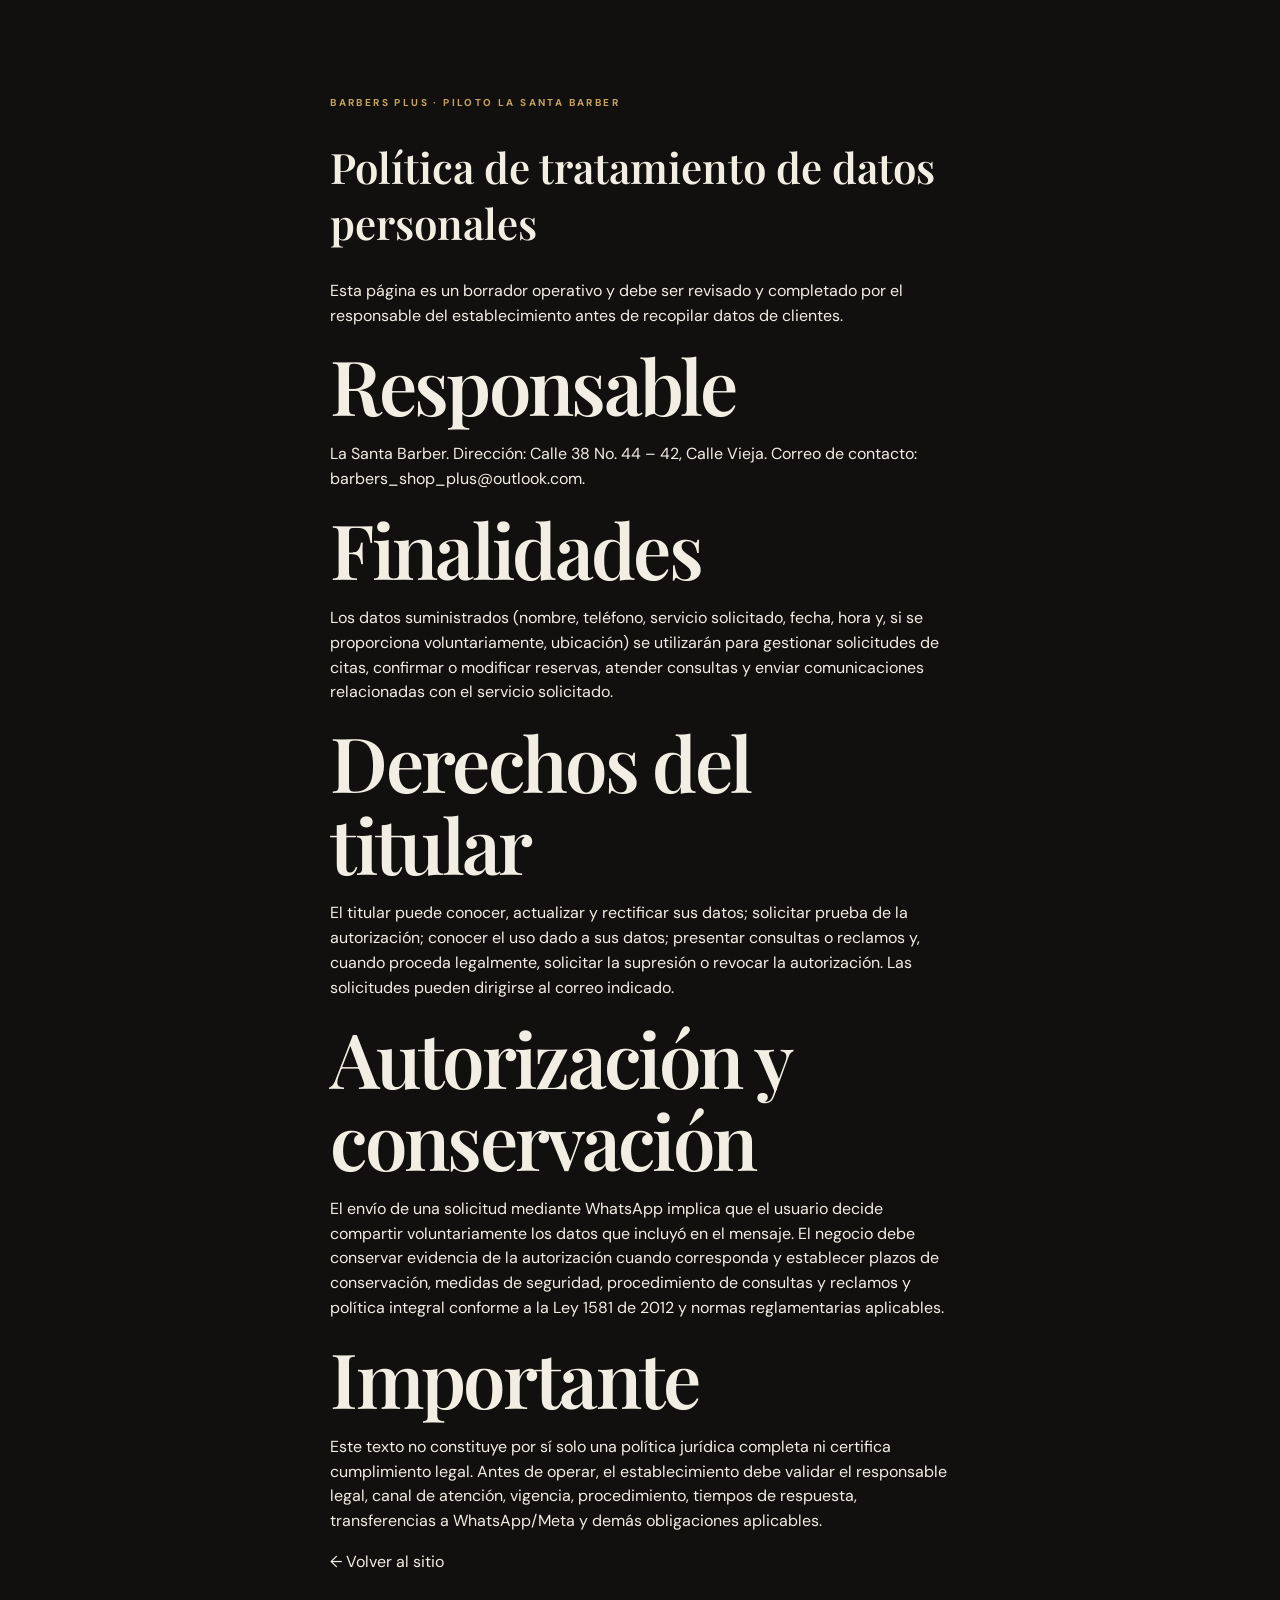
<file: privacidad.html>
<!doctype html><html lang="es"><head><meta charset="utf-8"><meta name="viewport" content="width=device-width,initial-scale=1"><meta name="theme-color" content="#11100e"><title>Aviso de privacidad | Barbers Plus</title><link rel="stylesheet" href="./styles.css"></head><body><main class="section" style="max-width:850px;margin:auto"><p class="eyebrow">BARBERS PLUS · PILOTO LA SANTA BARBER</p><h1 style="font:600 42px var(--serif)">Política de tratamiento de datos personales</h1><p>Esta página es un borrador operativo y debe ser revisado y completado por el responsable del establecimiento antes de recopilar datos de clientes.</p><h2>Responsable</h2><p>La Santa Barber. Dirección: Calle 38 No. 44 – 42, Calle Vieja. Correo de contacto: barbers_shop_plus@outlook.com.</p><h2>Finalidades</h2><p>Los datos suministrados (nombre, teléfono, servicio solicitado, fecha, hora y, si se proporciona voluntariamente, ubicación) se utilizarán para gestionar solicitudes de citas, confirmar o modificar reservas, atender consultas y enviar comunicaciones relacionadas con el servicio solicitado.</p><h2>Derechos del titular</h2><p>El titular puede conocer, actualizar y rectificar sus datos; solicitar prueba de la autorización; conocer el uso dado a sus datos; presentar consultas o reclamos y, cuando proceda legalmente, solicitar la supresión o revocar la autorización. Las solicitudes pueden dirigirse al correo indicado.</p><h2>Autorización y conservación</h2><p>El envío de una solicitud mediante WhatsApp implica que el usuario decide compartir voluntariamente los datos que incluyó en el mensaje. El negocio debe conservar evidencia de la autorización cuando corresponda y establecer plazos de conservación, medidas de seguridad, procedimiento de consultas y reclamos y política integral conforme a la Ley 1581 de 2012 y normas reglamentarias aplicables.</p><h2>Importante</h2><p>Este texto no constituye por sí solo una política jurídica completa ni certifica cumplimiento legal. Antes de operar, el establecimiento debe validar el responsable legal, canal de atención, vigencia, procedimiento, tiempos de respuesta, transferencias a WhatsApp/Meta y demás obligaciones aplicables.</p><p><a href="./">← Volver al sitio</a></p></main></body></html>
</file>
<file: styles.css>
@import url('https://fonts.googleapis.com/css2?family=DM+Sans:wght@400;500;600;700&family=Playfair+Display:ital,wght@0,500;0,600;0,700;1,500;1,600&display=swap');
:root{--bg:#11100e;--panel:#1b1916;--panel2:#211f1a;--gold:#c8a45d;--gold2:#e4c98f;--cream:#f3eee4;--muted:#a7a094;--line:#39342b;--red:#d66b62;--green:#7fa58a;--serif:'Playfair Display',Georgia,serif;--sans:'DM Sans',Arial,sans-serif}
*{box-sizing:border-box}html{scroll-behavior:smooth;scroll-padding-top:90px}body{margin:0;background:var(--bg);color:var(--cream);font-family:var(--sans);line-height:1.55}a{color:inherit;text-decoration:none}button,input,select,textarea{font:inherit}button,a{touch-action:manipulation}.topbar{height:76px;position:sticky;top:0;z-index:10;background:#11100eeb;backdrop-filter:blur(14px);border-bottom:1px solid var(--line);display:flex;align-items:center;justify-content:space-between;padding:0 clamp(18px,5vw,76px)}.brand{display:flex;align-items:center;gap:10px}.brand-mark{width:42px;height:42px}.brand span{display:grid;line-height:1.1}.brand b{font-family:var(--serif);letter-spacing:.12em;font-size:16px}.brand small{font-size:9px;letter-spacing:.2em;color:var(--gold);margin-top:5px}.topbar nav{display:flex;gap:30px;color:#c5beb2;font-size:12px}.topbar nav a:hover,.text-link:hover{color:var(--gold2)}.top-cta{border:1px solid var(--gold);padding:10px 17px;border-radius:2px;font-size:12px;color:var(--gold2)}.top-cta span{margin-left:12px}.hero{min-height:580px;display:grid;grid-template-columns:1fr .9fr;align-items:center;padding:70px clamp(22px,9vw,140px);gap:7vw;background:radial-gradient(ellipse at 78% 48%,#4b3b2433,transparent 45%),linear-gradient(110deg,#11100e 50%,#17140f)}.eyebrow{font-size:10px;letter-spacing:.24em;color:var(--gold);font-weight:700;margin:0 0 16px}.hero h1,.section h2,.team-section h2,.booking-section h2,.promo-section h2,.contact-section h2,.admin-head h2{font:600 clamp(42px,6vw,76px)/1.08 var(--serif);letter-spacing:-.035em;margin:0}.hero h1 em,h2 em{color:var(--gold2);font-weight:500}.lead{max-width:460px;color:#c2bbae;font-size:15px;margin:25px 0 28px}.hero-actions{display:flex;align-items:center;gap:24px;flex-wrap:wrap}.btn{border:0;cursor:pointer;display:inline-flex;justify-content:center;align-items:center;gap:14px;padding:14px 19px;font-weight:700;font-size:12px;letter-spacing:.02em;border-radius:2px}.gold{background:linear-gradient(120deg,#b88d45,#e3ca91);color:#17130d}.gold:hover{filter:brightness(1.08)}.text-link{font-size:12px;color:#d2c9b9;border-bottom:1px solid #76674d;padding-bottom:4px}.hero-meta{display:flex;gap:22px;margin-top:52px;color:#928a7d;font-size:10px;letter-spacing:.04em}.hero-art{height:410px;max-width:420px;width:100%;justify-self:center;position:relative;border:1px solid #8b704344;background:linear-gradient(145deg,#3a2d1d,#17130f 55%,#2b2419);display:grid;place-items:center;overflow:hidden}.hero-art:before,.hero-art:after{content:"";position:absolute;border:1px solid #c8a45d55;border-radius:50%;width:300px;height:300px}.hero-art:after{width:240px;height:240px}.art-ring{position:absolute;width:350px;height:350px;border:1px dashed #c8a45d55;border-radius:50%;animation:spin 45s linear infinite}.art-chair{font-size:150px;color:#c8a45d;filter:drop-shadow(0 12px 25px #000);z-index:1;font-family:var(--serif)}.art-caption{position:absolute;bottom:25px;display:grid;text-align:center;z-index:2;letter-spacing:.2em}.art-caption b{font:600 14px var(--serif);color:var(--gold2)}.art-caption small{font-size:8px;color:#b9ad99;margin-top:5px}@keyframes spin{to{transform:rotate(360deg)}}.intro-strip{border-block:1px solid var(--line);display:flex;justify-content:space-between;align-items:center;padding:18px clamp(22px,9vw,140px);color:var(--gold);font-size:9px;letter-spacing:.16em}.intro-strip p{font:italic 18px var(--serif);letter-spacing:0;color:#d5cbbb;margin:0}.section,.team-section,.promo-section{padding:95px clamp(22px,9vw,140px)}.section-head{display:flex;align-items:end;justify-content:space-between;gap:30px;margin-bottom:34px}.section-head h2,.team-section h2,.promo-section h2,.contact-section h2{font-size:clamp(34px,4vw,49px)}.section-head>p{max-width:290px;color:var(--muted);font-size:12px;margin:0 0 4px}.services-grid{display:grid;grid-template-columns:repeat(3,1fr);gap:12px}.service-card{background:var(--panel);border:1px solid var(--line);padding:25px;min-height:170px;position:relative}.service-number{font-size:10px;color:var(--gold);letter-spacing:.18em}.service-card h3{font:600 20px var(--serif);margin:19px 0 7px}.service-card p{font-size:11px;color:var(--muted);margin:0;max-width:230px}.service-price{display:block;color:var(--gold2);font-weight:700;margin-top:18px;font-size:15px}.fineprint,.micro{color:var(--muted);font-size:10px;margin-top:16px}.team-section{background:#191712}.barbers-grid{display:grid;grid-template-columns:repeat(3,1fr);gap:14px}.barber-card{border:1px solid var(--line);padding:28px;text-align:center;background:#211e18}.avatar{width:76px;height:76px;border-radius:50%;margin:0 auto 17px;border:1px solid var(--gold);display:grid;place-items:center;color:var(--gold2);font:600 26px var(--serif);background:radial-gradient(circle,#4a3922,#17140f)}.barber-card h3{font:600 21px var(--serif);margin:0}.barber-card p{color:var(--muted);font-size:11px;margin:8px 0 0}.booking-section{padding:100px clamp(22px,9vw,140px);display:grid;grid-template-columns:.8fr 1.2fr;gap:8vw;background:linear-gradient(120deg,#211b12,#15130f)}.booking-intro h2{font-size:clamp(38px,5vw,58px)}.booking-intro>p:not(.eyebrow){color:#bcb3a5;font-size:13px;max-width:350px;margin-top:22px}.booking-note{border-left:2px solid var(--gold);padding:12px 15px;margin-top:38px;display:grid;gap:4px;max-width:340px;background:#ffffff08}.booking-note b{color:var(--gold2);font-size:11px}.booking-note span{font-size:10px;color:var(--muted)}.booking-form{background:#171510;border:1px solid #5b4b30;padding:30px;max-width:600px;width:100%;justify-self:end}.form-title{display:flex;justify-content:space-between;border-bottom:1px solid var(--line);padding-bottom:18px;margin-bottom:20px}.form-title span{color:var(--gold);font-size:9px;letter-spacing:.2em}.form-title b{font:600 17px var(--serif)}label{display:grid;gap:7px;font-size:10px;color:#c8c0b3;margin:0 0 14px}input,select,textarea{width:100%;background:#211e18;border:1px solid #484033;color:var(--cream);padding:12px;border-radius:2px;outline:none;font-size:12px;min-width:0}input:focus,select:focus,textarea:focus{border-color:var(--gold)}input::placeholder,textarea::placeholder{color:#81796c}.form-row{display:grid;grid-template-columns:1fr 1fr;gap:12px}.optional{color:#82796c}.consent{display:flex;align-items:flex-start;gap:9px;line-height:1.5;margin:14px 0}.consent input{width:15px;height:15px;margin-top:1px;accent-color:var(--gold);flex:0 0 auto}.consent a{color:var(--gold2);text-decoration:underline}.submit{width:100%;margin-top:5px}.micro{text-align:center;line-height:1.5}.feedback{font-size:11px;margin-top:10px;color:var(--gold2)}.promo-section{padding-block:78px}.promo-card{display:flex;align-items:center;gap:20px;padding:24px;background:#211e18;border:1px solid var(--line);margin-top:25px}.promo-star{font-size:30px;color:var(--gold)}.promo-card b{font:600 19px var(--serif)}.promo-card p{font-size:11px;color:var(--muted);margin:5px 0 0}.round-arrow{margin-left:auto;width:42px;height:42px;border:1px solid var(--gold);border-radius:50%;display:grid;place-items:center;color:var(--gold2)}.contact-section{padding:70px clamp(22px,9vw,140px);background:#201d17;display:flex;justify-content:space-between;gap:35px;align-items:center}.contact-section h2{font-size:40px}.contact-section p{color:#c0b7a8;font-size:12px}.contact-section .hours{color:var(--muted);line-height:1.9}.socials{display:grid;grid-template-columns:1fr 1fr;gap:12px;min-width:240px}.socials a{padding:13px 16px;border:1px solid #514633;color:var(--gold2);font-size:11px}footer{padding:23px clamp(22px,5vw,76px);display:flex;gap:20px;justify-content:space-between;flex-wrap:wrap;color:#837c70;font-size:9px;letter-spacing:.06em}.owner-entry{opacity:.35}.floating-wa{position:fixed;right:20px;bottom:20px;z-index:9;display:flex;align-items:center;gap:9px;padding:12px 17px;border-radius:50px;background:#1c8b58;color:white;box-shadow:0 7px 30px #0008;font-size:11px}.floating-wa span{font-size:18px}.hidden{display:none!important}
.admin-gate{position:fixed;inset:0;background:#000d;z-index:30;display:grid;place-items:center;padding:20px}.admin-box{background:#1c1914;border:1px solid var(--gold);padding:32px;max-width:390px;width:100%;position:relative}.admin-box h2{font:600 30px var(--serif);margin-bottom:10px}.admin-box>p:not(.eyebrow){color:var(--muted);font-size:12px}.admin-box form{margin-top:20px}.close-admin,.close-dialog{position:absolute;right:12px;top:8px;border:0;background:none;color:var(--gold2);font-size:27px;cursor:pointer}.error{color:var(--red);font-size:11px}.admin-panel{max-width:1100px;margin:35px auto;padding:20px}.admin-head{display:flex;justify-content:space-between;align-items:center}.admin-head h2{font-size:40px}.dark{background:#302b22;color:var(--cream)}.admin-warning{background:#3a2c17;border:1px solid #826332;color:#e4cb9c;padding:13px;margin:20px 0;font-size:11px}.admin-toolbar{display:flex;gap:10px;align-items:center;flex-wrap:wrap}.admin-toolbar input{max-width:190px}.outline{background:transparent;border:1px solid var(--gold);color:var(--gold2)}.admin-stats{display:grid;grid-template-columns:repeat(3,1fr);gap:10px;margin:15px 0}.stat{background:var(--panel);border:1px solid var(--line);padding:17px}.stat b{display:block;color:var(--gold2);font:600 24px var(--serif)}.stat span{font-size:10px;color:var(--muted)}.admin-filters{display:flex;gap:7px;flex-wrap:wrap;margin:20px 0}.admin-filters button{background:#211e18;border:1px solid var(--line);color:#c9c0b1;padding:8px 12px;font-size:10px;cursor:pointer}.admin-filters button.active{border-color:var(--gold);color:var(--gold2)}.booking-row{background:var(--panel);border:1px solid var(--line);padding:16px;margin-bottom:9px;display:grid;grid-template-columns:1.2fr 1fr auto;gap:12px;align-items:center}.booking-row h4{margin:0;font:600 17px var(--serif)}.booking-row p{margin:3px 0;color:var(--muted);font-size:10px}.status{font-size:9px;text-transform:uppercase;letter-spacing:.1em;color:var(--gold2)}.row-actions{display:flex;gap:6px;flex-wrap:wrap}.row-actions button{border:1px solid var(--line);background:#29251e;color:var(--cream);padding:7px 9px;font-size:9px;cursor:pointer}.row-actions button[data-action=cancel]{color:#ef9388}.admin-bottom{display:flex;gap:10px;flex-wrap:wrap;margin:22px 0}.admin-bottom .btn{width:auto}.admin-bottom .outline{border-color:#655c4d}.empty{padding:28px;text-align:center;border:1px dashed var(--line);color:var(--muted);font-size:12px}dialog{background:transparent;border:0;margin:auto;max-width:430px;width:calc(100% - 30px)}dialog::backdrop{background:#000c}.dialog-card{position:relative;background:#1b1915;border:1px solid var(--gold);padding:28px}.dialog-card h3{font:600 25px var(--serif);margin:0 0 20px}.dialog-card .btn{width:100%}
@media(max-width:760px){.topbar{height:66px;padding:0 16px}.topbar nav{display:none}.brand-mark{width:36px;height:36px}.hero{grid-template-columns:1fr;padding:65px 23px 40px;gap:35px}.hero h1{font-size:54px}.hero-art{height:270px;max-width:100%}.art-chair{font-size:105px}.art-ring{width:240px;height:240px}.hero-meta{margin-top:30px;flex-wrap:wrap}.intro-strip{padding:15px 20px}.intro-strip p{font-size:14px}.section,.team-section,.promo-section{padding:65px 20px}.section-head{display:block}.section-head>p{margin-top:12px}.services-grid{grid-template-columns:1fr}.service-card{min-height:0;padding:20px}.service-card h3{margin-top:12px}.barbers-grid{grid-template-columns:1fr}.barber-card{display:flex;align-items:center;text-align:left;gap:15px;padding:17px}.avatar{margin:0;width:58px;height:58px;flex:0 0 auto}.booking-section{grid-template-columns:1fr;padding:65px 18px;gap:25px}.booking-form{justify-self:stretch;padding:20px}.promo-section{padding-block:60px}.contact-section{padding:55px 20px;display:block}.socials{margin-top:25px;min-width:0}.contact-section h2{font-size:34px}footer{padding:22px;display:grid;grid-template-columns:1fr 1fr}.floating-wa{right:12px;bottom:12px}.booking-row{grid-template-columns:1fr}.admin-panel{padding:15px}.admin-head h2{font-size:31px}}@media(prefers-reduced-motion:reduce){*{scroll-behavior:auto!important;animation:none!important;transition:none!important}}
/* Barbers Plus pilot modules */
.module-heading{font:600 25px var(--serif);margin:32px 0 14px;color:var(--gold2)}.management-grid{display:grid;grid-template-columns:1fr 1fr;gap:14px}.management-card{background:var(--panel);border:1px solid var(--line);padding:18px;margin:12px 0}.management-card h3{font:600 20px var(--serif);margin:0 0 14px}.mini-form{display:grid;grid-template-columns:1fr 1fr;gap:8px}.mini-form input{min-width:0}.mini-form button{grid-column:1/-1}.management-card ul{list-style:none;padding:0;margin:14px 0 0}.management-card li{display:flex;justify-content:space-between;align-items:center;gap:10px;border-top:1px solid var(--line);padding:9px 0;color:#d6cebf;font-size:11px}.management-card li button{background:transparent;border:1px solid #72554a;color:#efaaa0;padding:5px 8px;font-size:10px}.backup-card{display:flex;align-items:center;gap:14px;flex-wrap:wrap}.backup-card h3{width:100%;margin-bottom:0}.backup-card p{color:var(--muted);font-size:11px;flex:1}.import-label{border:1px solid var(--gold);padding:10px;color:var(--gold2);font-size:11px;cursor:pointer}.import-label input{display:block;margin-top:6px;font-size:10px;max-width:210px}.admin-warning{line-height:1.6}.admin-warning b{color:#ffe0a1}@media(max-width:760px){.management-grid{grid-template-columns:1fr}.mini-form{grid-template-columns:1fr}.backup-card{display:grid}.backup-card p{margin:0}}
</file>
